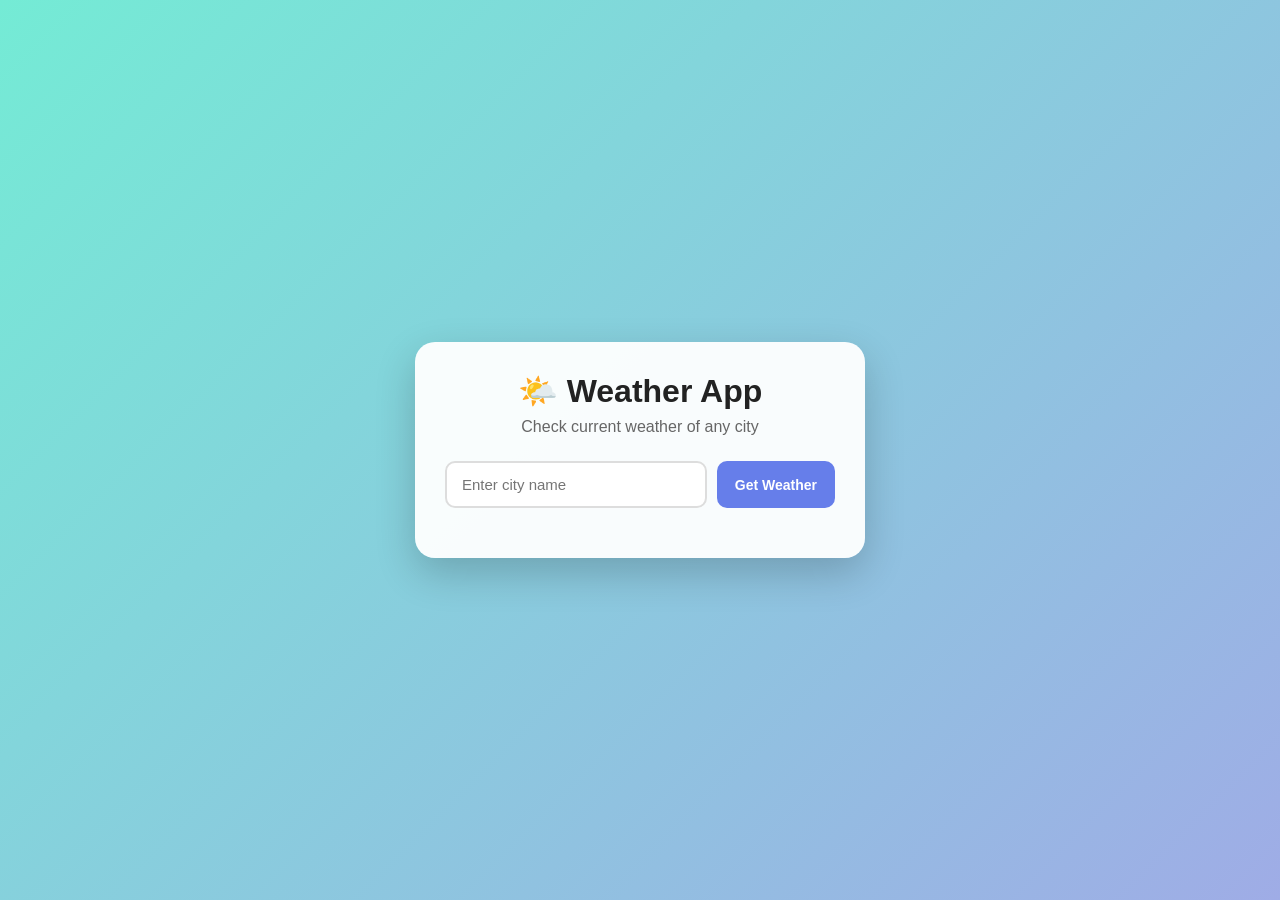
<file: Week3_Project/index3.html>
<!DOCTYPE html>
<html lang="en">
<head>
    <meta charset="UTF-8">
    <meta name="viewport" content="width=device-width, initial-scale=1.0">

    <title>Weather App</title>

    <!-- CSS -->
    <link rel="stylesheet" href="style3.css">
</head>

<body>

    <div class="container">

        <div class="weather-card">

            <h1>🌤️ Weather App</h1>
            <p class="subtitle">Check current weather of any city</p>

            <!-- Search Section -->
            <div class="search-box">
                <input
                    type="text"
                    id="city"
                    placeholder="Enter city name"
                    autocomplete="off"
                >

                <button id="searchBtn">
                    Get Weather
                </button>
            </div>

            <!-- Loading Message -->
            <p id="loading" class="loading">Loading...</p>

            <!-- Error Message -->
            <p id="error" class="error"></p>

            <!-- Weather Information -->
            <div id="weatherResult" class="weather-result">

                <h2 id="cityName">City Name</h2>

                <div class="weather-icon" id="weatherIcon">
                    🌤️
                </div>

                <div class="temperature">
                    <span id="temperature">--</span>°C
                </div>

                <p id="condition" class="condition">
                    Weather Condition
                </p>

                <div class="weather-details">

                    <div class="detail-box">
                        <span class="detail-icon">💧</span>
                        <p>Humidity</p>
                        <strong id="humidity">--%</strong>
                    </div>

                    <div class="detail-box">
                        <span class="detail-icon">🌡️</span>
                        <p>Feels Like</p>
                        <strong id="feelsLike">--°C</strong>
                    </div>

                </div>

            </div>

        </div>

    </div>

    <!-- JavaScript -->
    <script src="script2.js"></script>

</body>
</html>
</file>
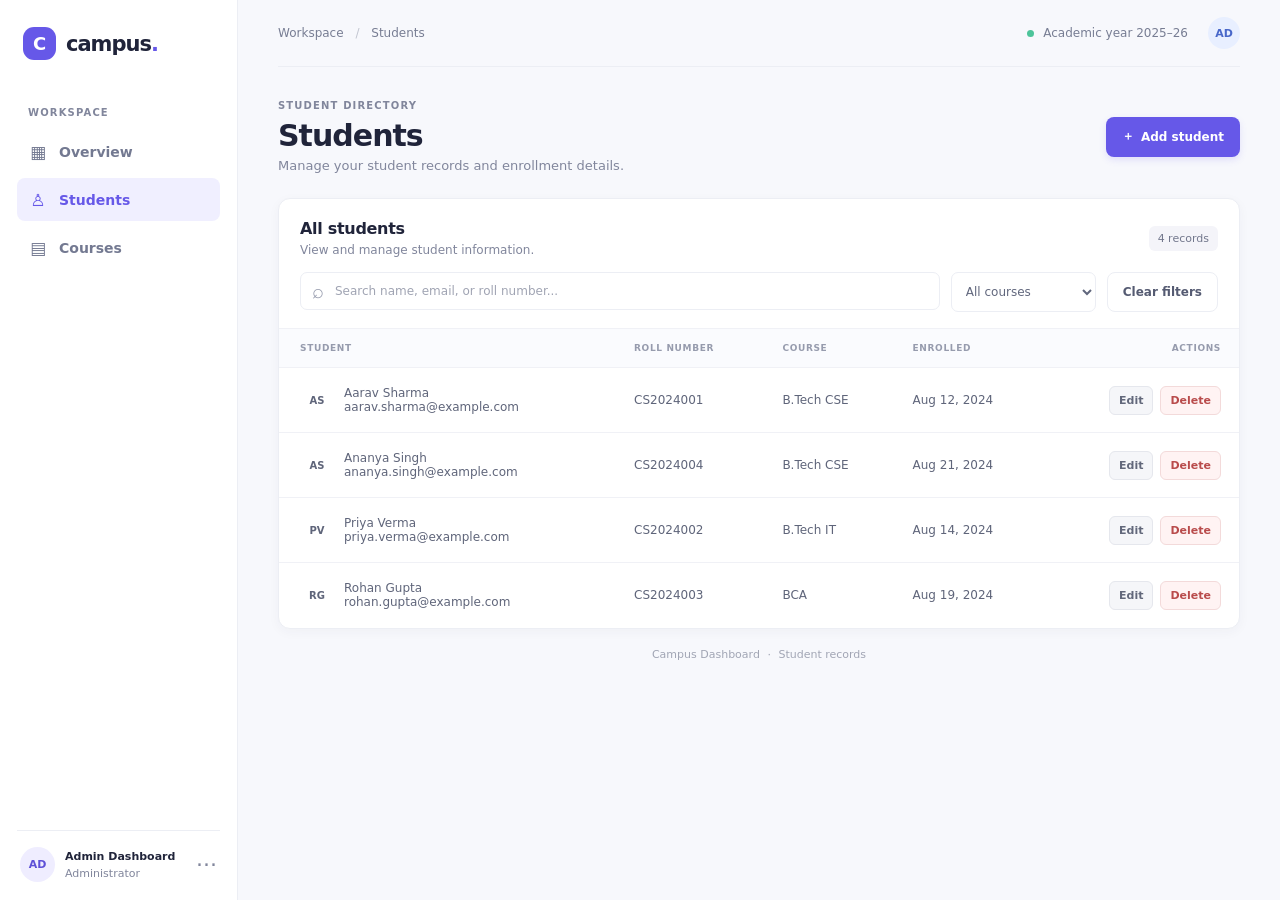
<file: Week4_Project/index4.html>
<!DOCTYPE html>
<html lang="en">
<head>
  <meta charset="UTF-8">
  <meta name="viewport" content="width=device-width, initial-scale=1">
  <meta name="description" content="Manage student records, courses, and enrollment details.">
  <title>Students | Campus Dashboard</title>
  <link rel="stylesheet" href="style4.css">
  <script src="app.js" defer></script>
</head>
<body>
  <div class="app-shell">
    <aside class="sidebar" aria-label="Main navigation">
      <a class="brand" href="#" aria-label="Campus home">
        <span class="brand-mark" aria-hidden="true">C</span>
        <span>campus<span class="brand-period">.</span></span>
      </a>

      <p class="nav-label">WORKSPACE</p>
      <nav>
        <a class="nav-link" id="nav-overview" href="#overview-section">
          <span class="nav-icon" aria-hidden="true">▦</span>
          Overview
        </a>
        <a class="nav-link active" id="nav-students" href="#students-section" aria-current="page">
          <span class="nav-icon" aria-hidden="true">♙</span>
          Students
        </a>
        <a class="nav-link" id="nav-courses" href="#courses-section">
          <span class="nav-icon" aria-hidden="true">▤</span>
          Courses
        </a>
      </nav>

      <div class="sidebar-footer">
        <span class="avatar avatar-purple" aria-hidden="true">AD</span>
        <span class="profile-copy">
          <strong>Admin Dashboard</strong>
          <span>Administrator</span>
        </span>
        <span class="profile-menu" aria-hidden="true">···</span>
      </div>
    </aside>

    <main class="main-content">
      <header class="topbar">
        <div class="breadcrumb">Workspace <span>/</span> Students</div>
        <div class="topbar-right">
          <span class="status-dot" aria-hidden="true"></span>
          <span>Academic year 2025–26</span>
          <span class="avatar avatar-blue" aria-label="Administrator">AD</span>
        </div>
      </header>

      <section class="tab-section" id="overview-section" aria-labelledby="overview-title" hidden>
        <section class="page-heading" aria-labelledby="overview-title">
          <div>
            <p class="eyebrow">WORKSPACE</p>
            <h1 id="overview-title">Overview</h1>
            <p class="page-description">A snapshot of student enrollment and courses.</p>
          </div>
        </section>

        <section class="stats-grid" aria-label="Student statistics">
          <article class="stat-card">
            <div class="stat-icon icon-indigo" aria-hidden="true">♙</div>
            <div class="stat-label">Total students</div>
            <div class="stat-value" id="total-students">0</div>
            <div class="stat-note">Enrolled students</div>
          </article>
          <article class="stat-card">
            <div class="stat-icon icon-green" aria-hidden="true">▤</div>
            <div class="stat-label">Unique courses</div>
            <div class="stat-value" id="total-courses">0</div>
            <div class="stat-note">Courses represented</div>
          </article>
          <article class="stat-card">
            <div class="stat-icon icon-amber" aria-hidden="true">▣</div>
            <div class="stat-label">Recent enrollments</div>
            <div class="stat-value" id="recent-enrollments">0</div>
            <div class="stat-note">In the last 30 days</div>
          </article>
        </section>

        <section class="directory-card activity-card" aria-labelledby="activity-title">
          <div class="directory-header">
            <div>
              <h2 id="activity-title">Recent activity</h2>
              <p>Latest student enrollments.</p>
            </div>
          </div>
          <ul class="activity-list" id="recent-activity-list"></ul>
        </section>
      </section>

      <section class="tab-section" id="students-section" aria-labelledby="page-title">
        <section class="page-heading" aria-labelledby="page-title">
          <div>
            <p class="eyebrow">STUDENT DIRECTORY</p>
            <h1 id="page-title">Students</h1>
            <p class="page-description">Manage your student records and enrollment details.</p>
          </div>
          <button class="button button-primary" id="add-student-button" type="button">
            <span aria-hidden="true">＋</span> Add student
          </button>
        </section>

        <section class="directory-card" aria-labelledby="directory-title">
          <div class="directory-header">
            <div>
              <h2 id="directory-title">All students</h2>
              <p>View and manage student information.</p>
            </div>
            <span class="record-count" id="record-count">0 records</span>
          </div>

          <div class="toolbar">
            <label class="search-box" for="search-input">
              <span aria-hidden="true">⌕</span>
              <input
                id="search-input"
                type="search"
                placeholder="Search name, email, or roll number..."
                autocomplete="off"
              >
            </label>

            <label class="visually-hidden" for="course-filter">Filter by course</label>
            <select id="course-filter" class="course-filter">
              <option value="">All courses</option>
            </select>
            <button class="button button-secondary" id="clear-filters-button" type="button">
              Clear filters
            </button>
          </div>

          <div class="table-wrap">
            <table>
              <thead>
                <tr>
                  <th scope="col">STUDENT</th>
                  <th scope="col">ROLL NUMBER</th>
                  <th scope="col">COURSE</th>
                  <th scope="col">ENROLLED</th>
                  <th scope="col">ACTIONS</th>
                </tr>
              </thead>
              <tbody id="students-table-body"></tbody>
            </table>
            <div class="empty-state" id="empty-state" hidden>
              <span class="empty-icon" aria-hidden="true">⌕</span>
              <h3>No students found</h3>
              <p>Try changing your search or course filter.</p>
            </div>
          </div>
        </section>
      </section>

      <section class="tab-section" id="courses-section" aria-labelledby="courses-title" hidden>
        <section class="page-heading" aria-labelledby="courses-title">
          <div>
            <p class="eyebrow">WORKSPACE</p>
            <h1 id="courses-title">Courses</h1>
            <p class="page-description">Courses represented in the student directory.</p>
          </div>
        </section>

        <section class="directory-card" aria-labelledby="course-directory-title">
          <div class="directory-header">
            <div>
              <h2 id="course-directory-title">Course directory</h2>
              <p>Enrollment totals and students for each course.</p>
            </div>
            <span class="record-count" id="course-record-count">0 courses</span>
          </div>

          <div class="table-wrap">
            <table>
              <thead>
                <tr>
                  <th scope="col">COURSE NAME</th>
                  <th scope="col">TOTAL STUDENTS ENROLLED</th>
                  <th scope="col">STUDENTS</th>
                </tr>
              </thead>
              <tbody id="courses-table-body"></tbody>
            </table>
            <div class="empty-state" id="courses-empty-state" hidden>
              <h3>No courses found</h3>
              <p>Add a student with a course to populate this directory.</p>
            </div>
          </div>
        </section>
      </section>

      <footer class="page-footer">Campus Dashboard <span>·</span> Student records</footer>
    </main>
  </div>

  <dialog class="student-dialog" id="student-dialog" aria-labelledby="dialog-title">
    <form id="student-form">
      <div class="dialog-header">
        <div>
          <p class="eyebrow">STUDENT RECORD</p>
          <h2 id="dialog-title">Add student</h2>
        </div>
        <button class="icon-button" id="close-dialog-button" type="button" aria-label="Close dialog">×</button>
      </div>

      <input id="student-id" name="id" type="hidden">

      <div class="form-grid">
        <div class="form-field full-width">
          <label for="student-name">Full name <span aria-hidden="true">*</span></label>
          <input id="student-name" name="name" type="text" maxlength="100" autocomplete="name" required>
        </div>

        <div class="form-field full-width">
          <label for="student-email">Email address <span aria-hidden="true">*</span></label>
          <input id="student-email" name="email" type="email" maxlength="254" autocomplete="email" required>
        </div>

        <div class="form-field">
          <label for="student-roll">Roll number <span aria-hidden="true">*</span></label>
          <input id="student-roll" name="rollNumber" type="text" maxlength="30" required>
        </div>

        <div class="form-field">
          <label for="student-course">Course <span aria-hidden="true">*</span></label>
          <input
            id="student-course"
            name="course"
            type="text"
            maxlength="100"
            list="course-suggestions"
            required
          >
          <datalist id="course-suggestions"></datalist>
        </div>

        <div class="form-field full-width">
          <label for="student-date">Enrollment date <span aria-hidden="true">*</span></label>
          <input id="student-date" name="enrollmentDate" type="date" required>
        </div>
      </div>

      <p class="form-error" id="form-error" role="alert" hidden></p>

      <div class="dialog-actions">
        <button class="button button-secondary" id="cancel-dialog-button" type="button">Cancel</button>
        <button class="button button-primary" id="save-student-button" type="submit">Add student</button>
      </div>
    </form>
  </dialog>

  <div class="toast" id="toast" role="status" aria-live="polite"></div>
</body>
</html>
</file>
<file: Week3_Project/style3.css>
/* Reset */
* {
    margin: 0;
    padding: 0;
    box-sizing: border-box;
}

/* Body */
body {
    font-family: Arial, sans-serif;
    min-height: 100vh;

    display: flex;
    justify-content: center;
    align-items: center;

    background: linear-gradient(135deg, #74ebd5, #9face6);

    padding: 20px;
}

/* Main Container */
.container {
    width: 100%;
    max-width: 450px;
}

/* Weather Card */
.weather-card {
    background: rgba(255, 255, 255, 0.95);

    padding: 30px;

    border-radius: 20px;

    text-align: center;

    box-shadow: 0 15px 40px rgba(0, 0, 0, 0.2);
}

/* Heading */
h1 {
    font-size: 32px;
    color: #222;
    margin-bottom: 8px;
}

.subtitle {
    color: #666;
    margin-bottom: 25px;
}

/* Search Box */
.search-box {
    display: flex;
    gap: 10px;
    margin-bottom: 20px;
}

.search-box input {
    flex: 1;

    padding: 13px 15px;

    border: 2px solid #ddd;

    border-radius: 10px;

    font-size: 15px;

    outline: none;
}

.search-box input:focus {
    border-color: #667eea;
}

/* Button */
.search-box button {
    padding: 13px 18px;

    border: none;

    border-radius: 10px;

    background: #667eea;

    color: white;

    font-size: 14px;

    font-weight: bold;

    cursor: pointer;

    transition: 0.3s;
}

.search-box button:hover {
    background: #4f5fd1;
}

.search-box button:disabled {
    background: #999;
    cursor: not-allowed;
}

/* Loading */
.loading {
    display: none;

    color: #667eea;

    font-weight: bold;

    margin: 15px 0;
}

/* Error */
.error {
    display: none;

    color: #d93025;

    background: #ffe8e6;

    padding: 10px;

    border-radius: 8px;

    margin-bottom: 15px;
}

/* Weather Result */
.weather-result {
    display: none;

    margin-top: 20px;
}

/* City Name */
#cityName {
    font-size: 28px;

    color: #222;

    margin-bottom: 10px;
}

/* Weather Icon */
.weather-icon {
    font-size: 65px;

    margin: 10px 0;
}

/* Temperature */
.temperature {
    font-size: 55px;

    font-weight: bold;

    color: #333;

    margin: 10px 0;
}

/* Condition */
.condition {
    font-size: 20px;

    color: #666;

    text-transform: capitalize;

    margin-bottom: 25px;
}

/* Details */
.weather-details {
    display: flex;

    justify-content: center;

    gap: 15px;
}

/* Detail Box */
.detail-box {
    flex: 1;

    background: #f5f7ff;

    padding: 15px;

    border-radius: 12px;
}

.detail-icon {
    font-size: 25px;
}

.detail-box p {
    color: #666;

    font-size: 14px;

    margin: 5px 0;
}

.detail-box strong {
    font-size: 18px;

    color: #333;
}

/* Mobile Responsive */
@media (max-width: 500px) {

    .weather-card {
        padding: 22px;
    }

    h1 {
        font-size: 27px;
    }

    .search-box {
        flex-direction: column;
    }

    .search-box button {
        width: 100%;
    }

    .temperature {
        font-size: 48px;
    }

    .weather-details {
        gap: 10px;
    }
}
</file>
<file: Week4_Project/style4.css>
:root {
  color-scheme: light;
  --page: #f7f8fc;
  --surface: #fff;
  --text: #20243a;
  --muted: #81869c;
  --border: #eceef4;
  --primary: #6658e8;
  --primary-dark: #5143d0;
  --sidebar-width: 238px;
  font-family: Inter, ui-sans-serif, system-ui, -apple-system, BlinkMacSystemFont, "Segoe UI", sans-serif;
}

* {
  box-sizing: border-box;
}

[hidden] {
  display: none !important;
}

body {
  min-width: 320px;
  margin: 0;
  background: var(--page);
  color: var(--text);
  font-size: 14px;
}

button,
input,
select {
  font: inherit;
}

button,
select {
  cursor: pointer;
}

button:focus-visible,
a:focus-visible,
input:focus-visible,
select:focus-visible {
  outline: 3px solid #bdb7ff;
  outline-offset: 2px;
}

.app-shell {
  min-height: 100vh;
}

.sidebar {
  position: fixed;
  inset: 0 auto 0 0;
  z-index: 2;
  display: flex;
  width: var(--sidebar-width);
  flex-direction: column;
  padding: 27px 17px 18px;
  border-right: 1px solid var(--border);
  background: var(--surface);
}

.brand {
  display: flex;
  align-items: center;
  gap: 10px;
  margin: 0 0 47px 6px;
  color: var(--text);
  font-size: 21px;
  font-weight: 750;
  letter-spacing: -1px;
  text-decoration: none;
}

.brand-mark {
  display: grid;
  width: 33px;
  height: 33px;
  place-items: center;
  border-radius: 11px;
  background: var(--primary);
  color: white;
  font-size: 18px;
  letter-spacing: 0;
}

.brand-period {
  color: var(--primary);
}

.nav-label,
.eyebrow {
  margin: 0;
  color: var(--muted);
  font-size: 10px;
  font-weight: 750;
  letter-spacing: 1.15px;
}

.nav-label {
  margin: 0 0 12px 11px;
}

.sidebar nav {
  display: grid;
  gap: 5px;
}

.nav-link {
  display: flex;
  align-items: center;
  gap: 12px;
  min-height: 43px;
  padding: 0 12px;
  border-radius: 8px;
  color: #737991;
  font-weight: 550;
  text-decoration: none;
}

.nav-link:hover,
.nav-link.active {
  background: #f0efff;
  color: var(--primary);
}

.nav-icon {
  width: 18px;
  text-align: center;
  font-size: 17px;
}

.sidebar-footer {
  display: flex;
  align-items: center;
  gap: 10px;
  margin-top: auto;
  padding: 16px 3px 0;
  border-top: 1px solid var(--border);
}

.avatar {
  display: inline-grid;
  width: 35px;
  height: 35px;
  flex: 0 0 auto;
  place-items: center;
  border-radius: 50%;
  font-size: 11px;
  font-weight: 750;
}

.avatar-purple {
  background: #efedff;
  color: #5e50d7;
}

.avatar-blue {
  width: 32px;
  height: 32px;
  background: #e8efff;
  color: #4867c9;
}

.profile-copy {
  display: grid;
  gap: 4px;
  min-width: 0;
  font-size: 11px;
}

.profile-copy strong {
  overflow: hidden;
  text-overflow: ellipsis;
  white-space: nowrap;
}

.profile-copy span {
  color: var(--muted);
}

.profile-menu {
  margin-left: auto;
  color: var(--muted);
  font-size: 22px;
}

.main-content {
  max-width: 1600px;
  min-height: 100vh;
  margin-left: var(--sidebar-width);
  padding: 0 40px 25px;
}

.topbar {
  display: flex;
  min-height: 67px;
  align-items: center;
  justify-content: space-between;
  border-bottom: 1px solid var(--border);
  color: #777d93;
  font-size: 12px;
}

.breadcrumb span {
  padding: 0 8px;
  color: #c2c5d0;
}

.topbar-right {
  display: flex;
  align-items: center;
  gap: 9px;
}

.status-dot {
  width: 7px;
  height: 7px;
  border-radius: 50%;
  background: #4dc49a;
}

.topbar-right .avatar {
  margin-left: 11px;
}

.page-heading {
  display: flex;
  align-items: center;
  justify-content: space-between;
  gap: 20px;
  margin: 33px 0 25px;
}

.page-heading h1 {
  margin: 7px 0 5px;
  font-size: clamp(25px, 3vw, 30px);
  letter-spacing: -1px;
}

.page-description,
.directory-header p {
  margin: 0;
  color: var(--muted);
  font-size: 13px;
}

.button {
  display: inline-flex;
  min-height: 40px;
  align-items: center;
  justify-content: center;
  gap: 7px;
  padding: 0 15px;
  border: 1px solid transparent;
  border-radius: 8px;
  font-size: 12px;
  font-weight: 650;
  transition: background-color 140ms ease, border-color 140ms ease;
}

.button-primary {
  background: var(--primary);
  color: white;
  box-shadow: 0 3px 7px #6658e826;
}

.button-primary:hover {
  background: var(--primary-dark);
}

.button-secondary {
  border-color: var(--border);
  background: white;
  color: #555b72;
}

.button-secondary:hover {
  background: #f8f8fc;
}

.stats-grid {
  display: grid;
  grid-template-columns: repeat(3, minmax(0, 1fr));
  gap: 16px;
  margin-bottom: 23px;
}

.stat-card {
  position: relative;
  min-height: 139px;
  padding: 18px;
  border: 1px solid var(--border);
  border-radius: 12px;
  background: var(--surface);
  box-shadow: 0 3px 12px #2a31520a;
}

.stat-icon {
  display: grid;
  width: 33px;
  height: 33px;
  float: right;
  place-items: center;
  border-radius: 9px;
  font-size: 16px;
}

.icon-indigo {
  background: #f0efff;
  color: #6658e8;
}

.icon-green {
  background: #e8f8f1;
  color: #31a579;
}

.icon-amber {
  background: #fff5e5;
  color: #dc9a2b;
}

.stat-label {
  margin-top: 2px;
  color: #737991;
  font-size: 12px;
}

.stat-value {
  margin-top: 12px;
  font-size: 26px;
  font-weight: 720;
  letter-spacing: -0.8px;
}

.stat-note {
  margin-top: 2px;
  color: #a0a4b5;
  font-size: 11px;
}

.directory-card {
  overflow: hidden;
  border: 1px solid var(--border);
  border-radius: 12px;
  background: var(--surface);
  box-shadow: 0 3px 12px #2a31520a;
}

.activity-list {
  margin: 0;
  padding: 0 21px 8px;
  list-style: none;
}

.activity-item {
  display: flex;
  flex-wrap: wrap;
  align-items: baseline;
  justify-content: space-between;
  gap: 8px 16px;
  padding: 14px 0;
  border-top: 1px solid var(--border);
}

.activity-item strong {
  font-size: 13px;
}

.activity-item span,
.activity-empty {
  color: var(--muted);
  font-size: 12px;
}

.activity-empty {
  padding: 16px 0;
  border-top: 1px solid var(--border);
}

.directory-header {
  display: flex;
  align-items: center;
  justify-content: space-between;
  gap: 15px;
  padding: 20px 21px 15px;
}

.directory-header h2 {
  margin: 0 0 5px;
  font-size: 16px;
  letter-spacing: -0.3px;
}

.directory-header p {
  font-size: 12px;
}

.record-count {
  padding: 6px 9px;
  border-radius: 6px;
  background: #f4f4f9;
  color: #72778c;
  font-size: 11px;
}

.toolbar {
  display: flex;
  gap: 11px;
  padding: 0 21px 16px;
}

.search-box {
  display: flex;
  min-width: 170px;
  height: 38px;
  flex: 1;
  align-items: center;
  gap: 9px;
  padding: 0 11px;
  border: 1px solid var(--border);
  border-radius: 7px;
  color: #969bad;
}

.search-box:focus-within,
.course-filter:focus {
  border-color: #a8a0fa;
  outline: 3px solid #bdb7ff55;
}

.search-box span {
  font-size: 20px;
}

.search-box input {
  width: 100%;
  border: 0;
  outline: none;
  background: transparent;
  color: var(--text);
  font-size: 12px;
}

.search-box input:focus-visible {
  outline: none;
}

.search-box input::placeholder {
  color: #a0a4b3;
}

.course-filter {
  min-width: 145px;
  padding: 0 30px 0 10px;
  border: 1px solid var(--border);
  border-radius: 7px;
  background: white;
  color: #61677d;
  font-size: 12px;
}

.table-wrap {
  overflow-x: auto;
}

table {
  width: 100%;
  border-collapse: collapse;
  text-align: left;
}

thead {
  background: #fafbfe;
}

th {
  height: 39px;
  padding: 0 16px;
  border-top: 1px solid #f0f1f6;
  border-bottom: 1px solid #f0f1f6;
  color: #969bad;
  font-size: 9px;
  font-weight: 750;
  letter-spacing: 0.65px;
  white-space: nowrap;
}

th:first-child,
td:first-child {
  padding-left: 21px;
}

th:last-child,
td:last-child {
  padding-right: 18px;
  text-align: right;
}

td {
  height: 65px;
  padding: 9px 16px;
  border-bottom: 1px solid #f0f1f6;
  color: #5f657a;
  font-size: 12px;
  white-space: nowrap;
}

tbody tr:last-child td {
  border-bottom: 0;
}

tbody tr:hover {
  background: #fcfcff;
}

.student-cell {
  display: flex;
  align-items: center;
  gap: 10px;
}

.student-cell .avatar {
  width: 34px;
  height: 34px;
  font-size: 10px;
}

.student-info {
  display: grid;
  gap: 4px;
}

.student-info strong {
  color: #30354a;
  font-size: 12px;
  font-weight: 650;
}

.student-info span {
  color: #9297a9;
  font-size: 11px;
}

.course-badge {
  display: inline-block;
  max-width: 180px;
  overflow: hidden;
  padding: 5px 8px;
  border-radius: 6px;
  background: #f2f1ff;
  color: #6054ce;
  font-size: 10px;
  text-overflow: ellipsis;
  vertical-align: middle;
}

.row-actions {
  display: inline-flex;
  align-items: center;
  gap: 7px;
}

.row-action-button {
  min-height: 29px;
  padding: 0 9px;
  border: 1px solid transparent;
  border-radius: 6px;
  font-size: 11px;
  font-weight: 650;
  transition: background-color 140ms ease, border-color 140ms ease;
}

.edit-action {
  border-color: #e5e7ed;
  background: #f5f6f9;
  color: #62687b;
}

.edit-action:hover {
  background: #eceef3;
}

.delete-action {
  border-color: #f3dada;
  background: #fff3f3;
  color: #b94b4b;
}

.delete-action:hover {
  background: #ffe7e7;
}

.course-name-cell strong {
  color: #30354a;
  font-size: 13px;
  font-weight: 650;
}

.course-student-list {
  min-width: 220px;
  white-space: normal;
}

.icon-button {
  display: inline-grid;
  width: 31px;
  height: 31px;
  place-items: center;
  border: 0;
  border-radius: 7px;
  background: transparent;
  color: #858aa0;
  font-size: 16px;
}

.icon-button:hover {
  background: #f1f0ff;
  color: var(--primary);
}

.icon-button.delete-button:hover {
  background: #fff0f0;
  color: #df5454;
}

.empty-state {
  padding: 42px 20px;
  text-align: center;
}

.empty-icon {
  color: #aaa5ed;
  font-size: 29px;
}

.empty-state h3 {
  margin: 8px 0 5px;
  font-size: 14px;
}

.empty-state p {
  margin: 0;
  color: var(--muted);
  font-size: 12px;
}

.page-footer {
  padding: 19px 0;
  color: #a1a5b4;
  font-size: 11px;
  text-align: center;
}

.page-footer span {
  padding: 0 4px;
}

.student-dialog {
  width: min(500px, calc(100% - 28px));
  max-width: none;
  padding: 0;
  overflow: visible;
  border: 0;
  border-radius: 14px;
  background: white;
  box-shadow: 0 24px 80px #17192d40;
}

.student-dialog::backdrop {
  background: #17192d80;
  backdrop-filter: blur(2px);
}

.student-dialog form {
  padding: 23px;
}

.dialog-header {
  display: flex;
  align-items: flex-start;
  justify-content: space-between;
  margin-bottom: 21px;
}

.dialog-header h2 {
  margin: 6px 0 0;
  font-size: 21px;
  letter-spacing: -0.5px;
}

.dialog-header .icon-button {
  font-size: 22px;
}

.form-grid {
  display: grid;
  grid-template-columns: repeat(2, minmax(0, 1fr));
  gap: 15px;
}

.form-field {
  display: grid;
  align-content: start;
  gap: 7px;
}

.form-field.full-width {
  grid-column: 1 / -1;
}

.form-field label {
  color: #4f556a;
  font-size: 12px;
  font-weight: 600;
}

.form-field label span {
  color: #d65252;
}

.form-field input {
  width: 100%;
  height: 39px;
  padding: 0 10px;
  border: 1px solid #e4e6ee;
  border-radius: 7px;
  background: white;
  color: var(--text);
  font-size: 12px;
}

.form-field input:focus {
  border-color: #a8a0fa;
}

.form-error {
  margin: 14px 0 0;
  color: #c53e3e;
  font-size: 12px;
}

.dialog-actions {
  display: flex;
  justify-content: flex-end;
  gap: 9px;
  margin-top: 22px;
  padding-top: 16px;
  border-top: 1px solid var(--border);
}

.toast {
  position: fixed;
  right: 22px;
  bottom: 22px;
  z-index: 5;
  padding: 12px 16px;
  border-radius: 9px;
  background: #272a3d;
  color: white;
  box-shadow: 0 8px 28px #20233a30;
  font-size: 12px;
  opacity: 0;
  pointer-events: none;
  transform: translateY(8px);
  transition: opacity 160ms ease, transform 160ms ease;
}

.toast.visible {
  opacity: 1;
  transform: translateY(0);
}

.visually-hidden {
  position: absolute;
  width: 1px;
  height: 1px;
  overflow: hidden;
  clip: rect(0, 0, 0, 0);
  white-space: nowrap;
  clip-path: inset(50%);
}

@media (max-width: 900px) {
  :root {
    --sidebar-width: 195px;
  }

  .main-content {
    padding-right: 24px;
    padding-left: 24px;
  }
}

@media (max-width: 680px) {
  :root {
    --sidebar-width: 0px;
  }

  .sidebar {
    position: static;
    width: 100%;
    height: auto;
    padding: 12px 16px;
    border-right: 0;
    border-bottom: 1px solid var(--border);
  }

  .brand {
    margin: 0;
  }

  .nav-label,
  .sidebar nav,
  .sidebar-footer {
    display: none;
  }

  .main-content {
    margin-left: 0;
    padding: 0 16px 20px;
  }

  .topbar {
    min-height: 51px;
  }

  .topbar-right {
    font-size: 10px;
  }

  .page-heading {
    align-items: flex-start;
    margin-top: 26px;
  }

  .page-heading .button {
    flex: 0 0 auto;
    padding: 0 11px;
  }

  .stats-grid {
    grid-template-columns: 1fr;
    gap: 10px;
  }

  .stat-card {
    min-height: 108px;
  }

  .directory-header,
  .toolbar {
    padding-right: 14px;
    padding-left: 14px;
  }

  .toolbar {
    flex-direction: column;
  }

  .search-box,
  .course-filter {
    min-height: 38px;
    width: 100%;
  }

  th,
  td {
    padding-right: 12px;
    padding-left: 12px;
  }

  th:first-child,
  td:first-child {
    padding-left: 14px;
  }
}

@media (prefers-reduced-motion: reduce) {
  *,
  *::before,
  *::after {
    scroll-behavior: auto !important;
    transition-duration: 0.01ms !important;
  }
}
</file>
